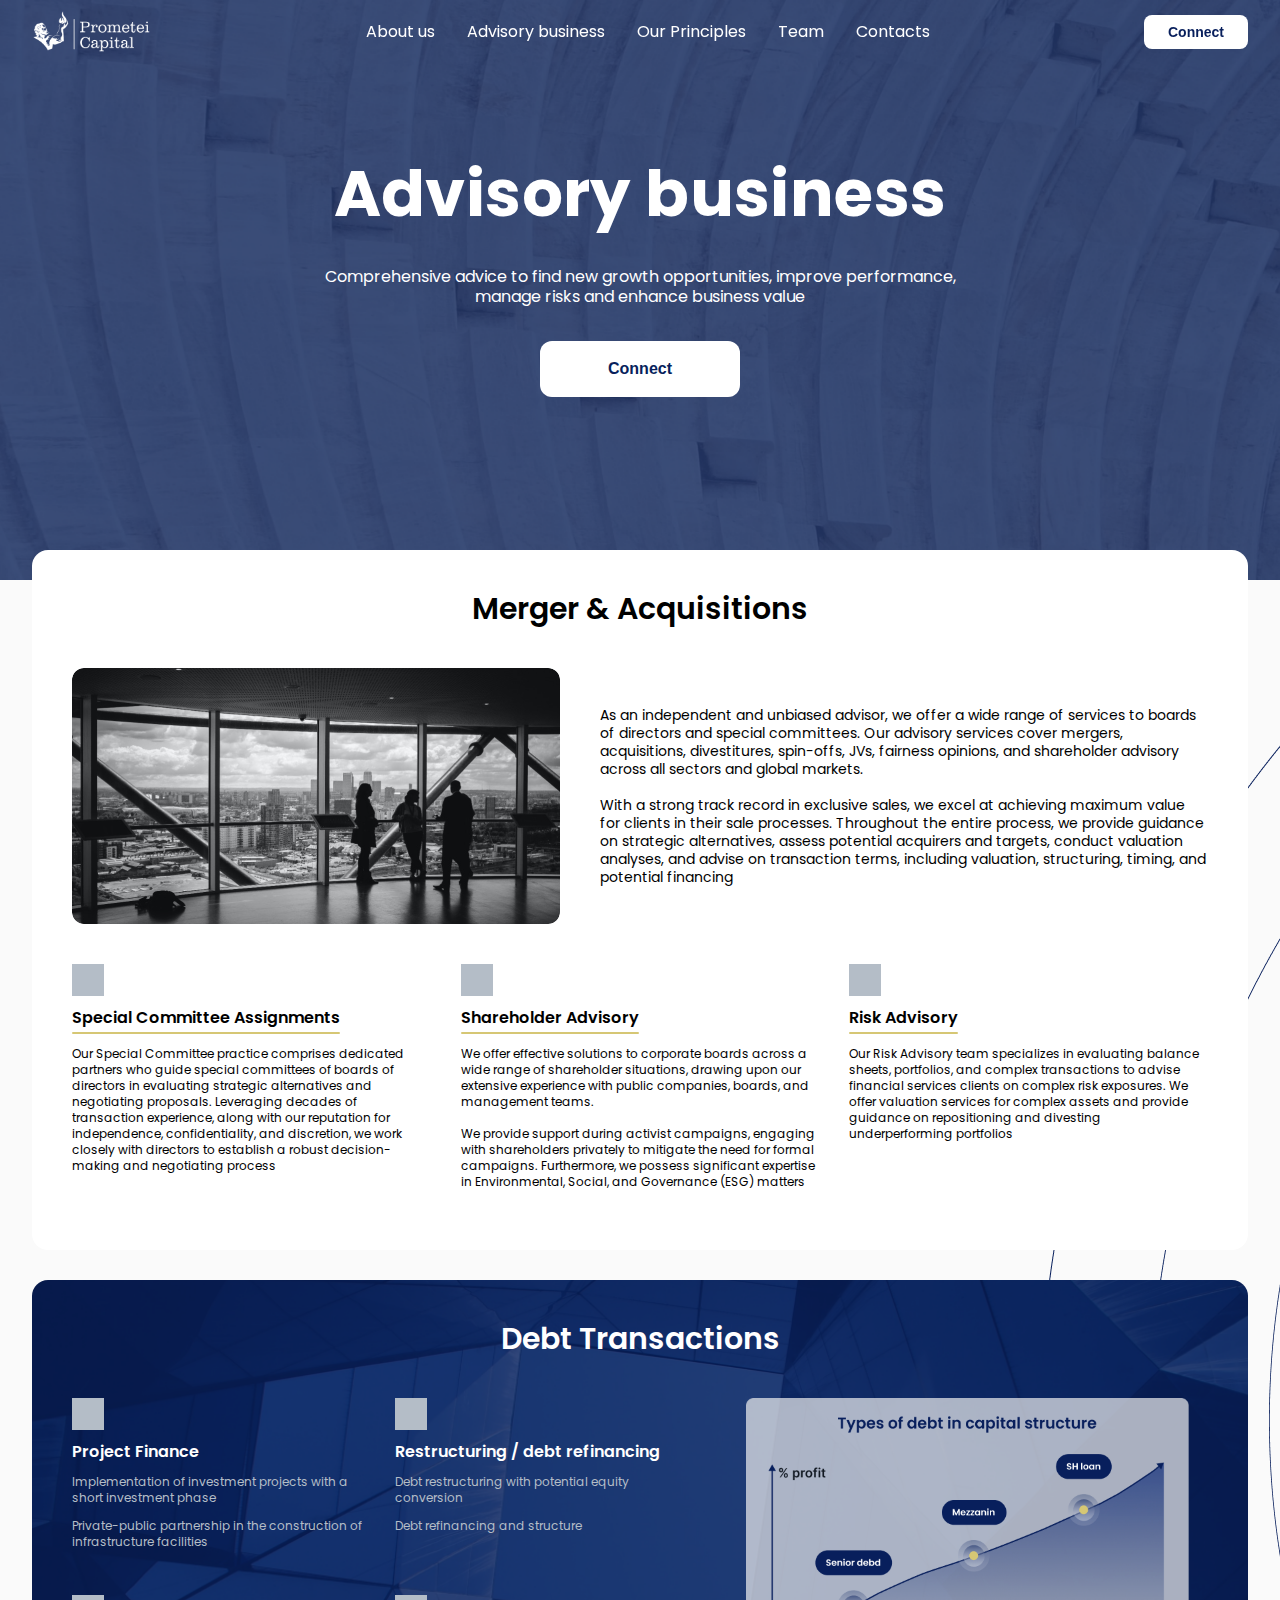
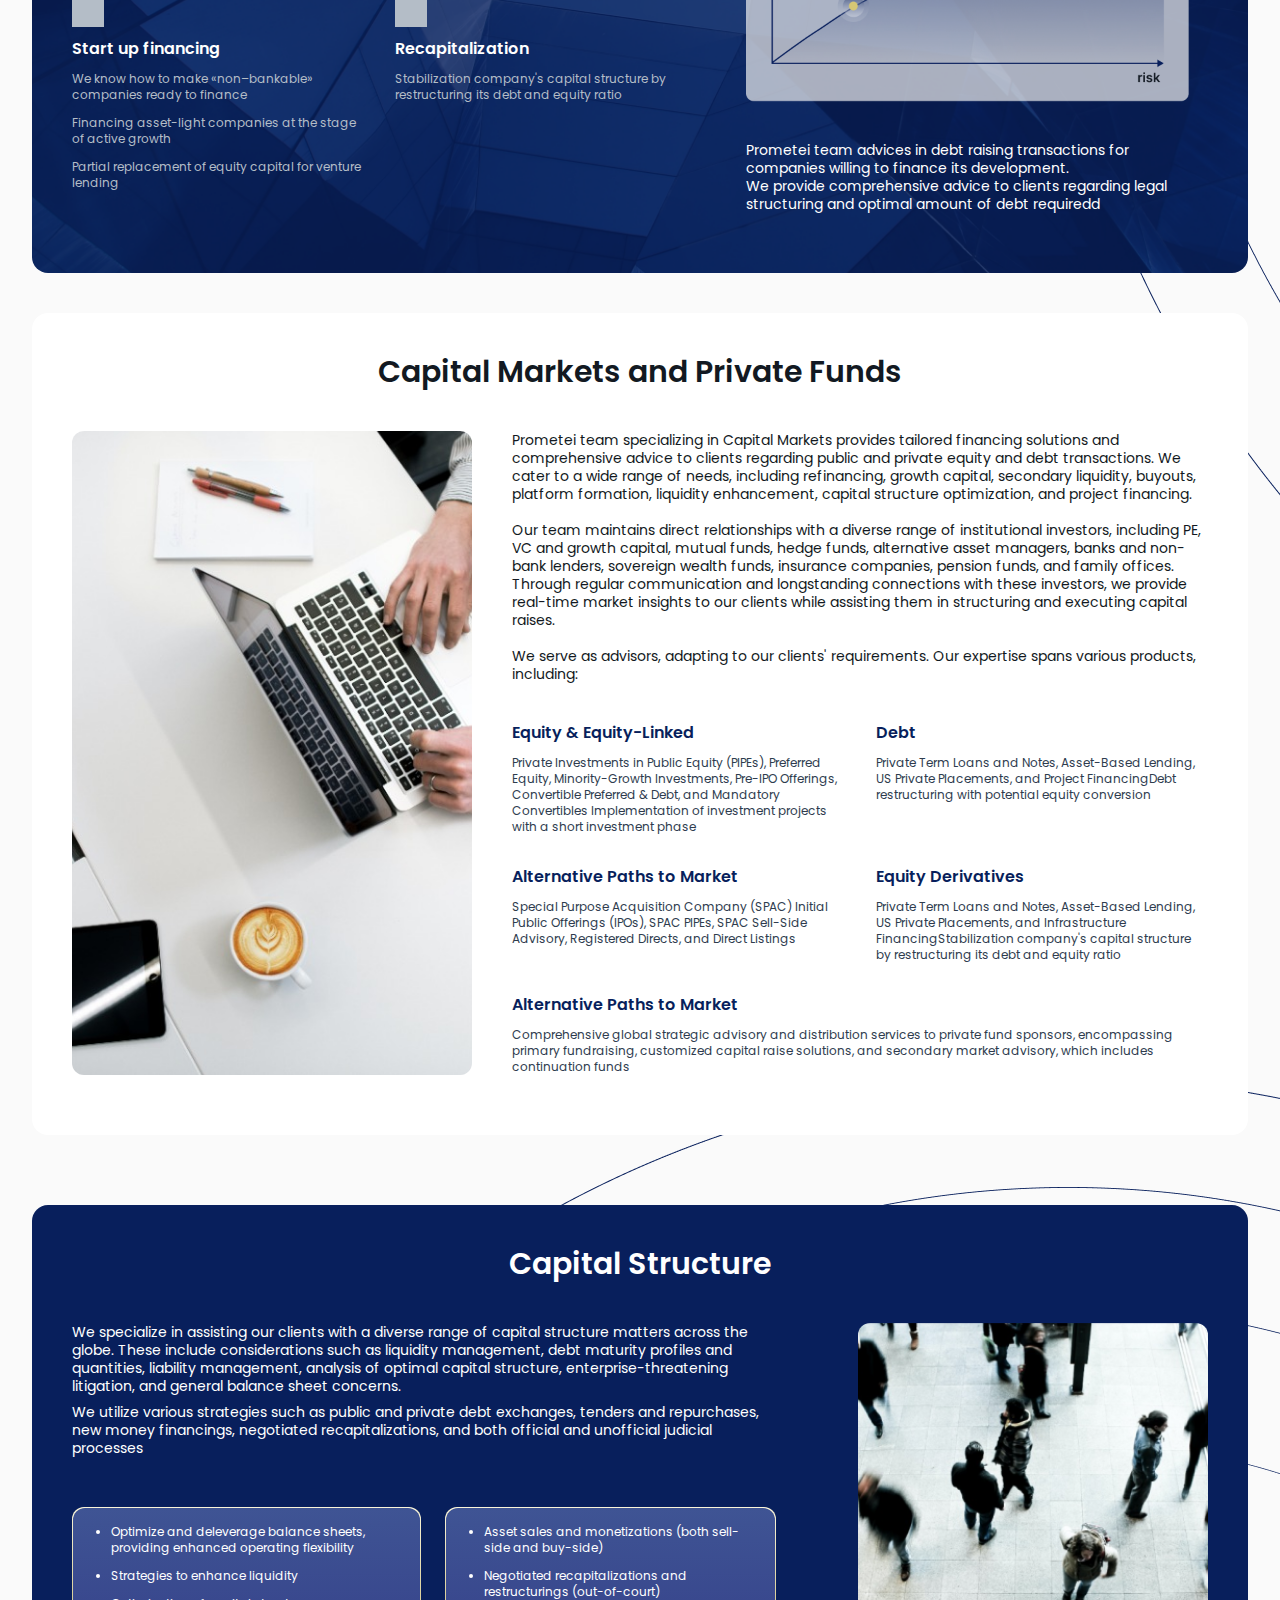
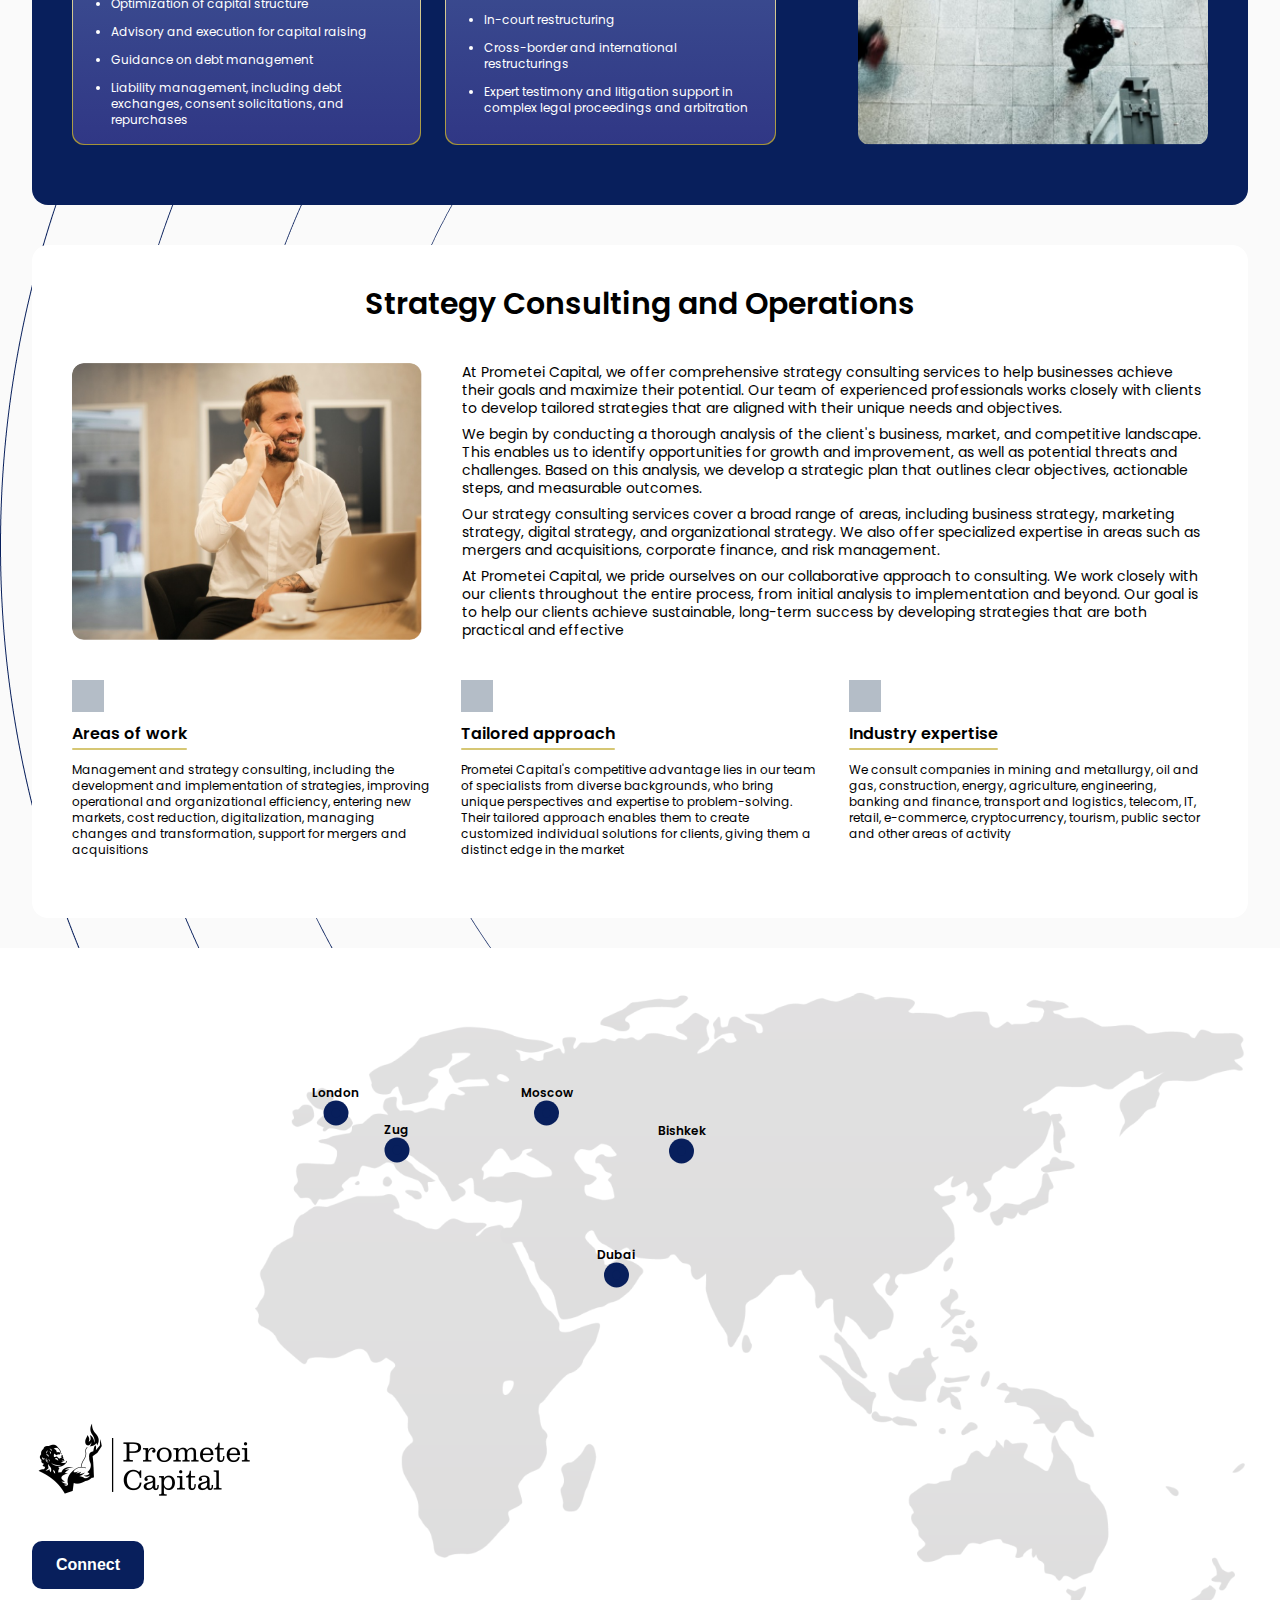
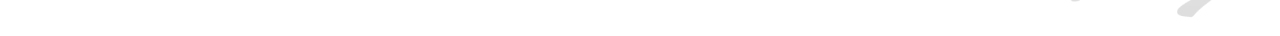
<file: advisory.html>
<!doctype html>
<html lang="ru">
<head>
    <meta charset="UTF-8">
    <meta name="viewport"
          content="width=device-width, user-scalable=no, initial-scale=1.0, maximum-scale=1.0, minimum-scale=1.0">
    <meta http-equiv="X-UA-Compatible" content="ie=edge">
    <title>Prometei capital</title>
    <link rel="stylesheet" href="assets/main.css">
    <link rel="stylesheet" href="assets/advisory.css">
    <link rel="preconnect" href="https://fonts.googleapis.com">
    <link rel="preconnect" href="https://fonts.gstatic.com" crossorigin>
    <link href="https://fonts.googleapis.com/css2?family=Poppins:wght@400;600;700&display=swap" rel="stylesheet">
</head>
<body>
<div class="wrapper">
    <div class="menu_block">
        <div class="menu">
            <img class="menu_logo" src="assets/images/logo.png" alt="logo">
            <div class="menu_items pc_only">
                <a class="menu_item" scrollTo="#about_us">About us</a>
                <a class="menu_item" scrollTo="#advisory">Advisory business</a>
                <a class="menu_item" scrollTo="#principles">Our Principles</a>
                <a class="menu_item" scrollTo="#team">Team</a>
                <a class="menu_item" scrollTo="#connect">Contacts</a>
            </div>
            <a class="pc_only" scrollTo="#connect">
                <button class="button_white button_small">Connect</button>
            </a>
            <div class="mobile_only">
                <img class="mobile_menu_icon" src="assets/images/open_menu.svg" alt="">
            </div>
        </div>
        <div class="mobile_menu mobile_only">
            <div class="menu_items_mobile">
                <a class="menu_item font_head_m" scrollTo="#about_us">About us</a>
                <a class="menu_item font_head_m" scrollTo="#advisory">Advisory business</a>
                <a class="menu_item font_head_m" scrollTo="#principles">Our Principles</a>
                <a class="menu_item font_head_m" scrollTo="#team">Team</a>
                <a class="menu_item font_head_m" scrollTo="#connect">Contacts</a>
                <a scrollTo="#connect">
                    <button class="button_white button_medium">Connect</button>
                </a>
            </div>
        </div>
    </div>

    <header>
        <div class="block">
            <div class="centered">
                <div class="title font_head_xxxl">
                    Advisory business
                </div>

                <div class="title_text font_body_l">
                    Comprehensive advice to find new growth opportunities, improve performance, <br>
                    manage risks and enhance business value
                </div>

                <a scrollTo="#connect">
                    <button
                            class="button_white button_large"
                            style="width: 200px;"
                    >
                        Connect
                    </button>
                </a>
            </div>
        </div>
    </header>

    <section class="block" style="position: relative">
        <div class="white_block merger">
            <div class="merger_title font_head_xl font_bold">
                Merger & Acquisitions
            </div>
            <div class="merger_info">
                <img class="merger_info_img" src="/assets/images/advisory_page/merger.png" alt="">
                <div class="merger_info_text font_body_m">
                    As an independent and unbiased advisor, we offer a wide range of services to boards of directors and special committees. Our advisory services cover mergers, acquisitions, divestitures, spin-offs, JVs, fairness opinions, and shareholder advisory across all sectors and global markets.
                    <br><br>
                    With a strong track record in exclusive sales, we excel at achieving maximum value for clients in their sale processes. Throughout the entire process, we provide guidance on strategic alternatives, assess potential acquirers and targets, conduct valuation analyses, and advise on transaction terms, including valuation, structuring, timing, and potential financing
                </div>
            </div>
            <div class="merger_items">
                <div class="merger_item">
                    <div class="merger_item_rectangle"></div>
                    <div class="merger_item_name font_body_l font_bold">
                        Special Committee Assignments
                        <div class="merger_item_name_separator"></div>
                    </div>
                    <div class="merger_item_text font_caption">
                        Our Special Committee practice comprises dedicated partners who guide special committees of boards of directors in evaluating strategic alternatives and negotiating proposals. Leveraging decades of transaction experience, along with our reputation for independence, confidentiality, and discretion, we work closely with directors to establish a robust decision-making and negotiating process
                    </div>
                </div>
                <div class="merger_item">
                    <div class="merger_item_rectangle"></div>
                    <div class="merger_item_name font_body_l font_bold">
                        Shareholder Advisory
                        <div class="merger_item_name_separator"></div>
                    </div>
                    <div class="merger_item_text font_caption">
                        We offer effective solutions to corporate boards across a wide range of shareholder situations, drawing upon our extensive experience with public companies, boards, and management teams.
                        <br><br>
                        We provide support during activist campaigns, engaging with shareholders privately to mitigate the need for formal campaigns. Furthermore, we possess significant expertise in Environmental, Social, and Governance (ESG) matters
                    </div>
                </div>
                <div class="merger_item">
                    <div class="merger_item_rectangle"></div>
                    <div class="merger_item_name font_body_l font_bold">
                        Risk Advisory
                        <div class="merger_item_name_separator"></div>
                    </div>
                    <div class="merger_item_text font_caption">
                        Our Risk Advisory team specializes in evaluating balance sheets, portfolios, and complex transactions to advise financial services clients on complex risk exposures. We offer valuation services for complex assets and provide guidance on repositioning and divesting underperforming portfolios
                    </div>
                </div>
            </div>
        </div>
    </section>

    <section class="block">
        <div class="white_block debt_transitions">
            <div class="debt_transitions_header">
                Debt Transactions
            </div>
            <div class="debt_transitions_content">
                <div class="debt_transitions_content_items">
                    <div class="debt_transitions_content_item">
                        <div class="debt_transitions_content_item_rectangle"></div>
                        <div class="debt_transitions_content_item_name font_body_l font_bold">
                            Project Finance
                        </div>
                        <div class="debt_transitions_content_item_text font_caption">
                            <p>Implementation of investment projects with a short investment phase</p>
                            <p>Private-public partnership in the construction of infrastructure facilities</p>
                        </div>
                    </div>
                    <div class="debt_transitions_content_item">
                        <div class="debt_transitions_content_item_rectangle"></div>
                        <div class="debt_transitions_content_item_name font_body_l font_bold">
                            Restructuring / debt refinancing
                        </div>
                        <div class="debt_transitions_content_item_text font_caption">
                            <p>Debt restructuring with potential equity conversion</p>
                            <p>Debt refinancing and structure</p>
                        </div>
                    </div>
                    <div class="debt_transitions_content_item">
                        <div class="debt_transitions_content_item_rectangle"></div>
                        <div class="debt_transitions_content_item_name font_body_l font_bold">
                            Start up financing
                        </div>
                        <div class="debt_transitions_content_item_text font_caption">
                            <p>We know how to make «non–bankable» companies ready to finance</p>
                            <p>Financing asset-light companies at the stage of active growth</p>
                            <p>Partial replacement of equity capital for venture lending</p>
                        </div>
                    </div>
                    <div class="debt_transitions_content_item">
                        <div class="debt_transitions_content_item_rectangle"></div>
                        <div class="debt_transitions_content_item_name font_body_l font_bold">
                            Recapitalization
                        </div>
                        <div class="debt_transitions_content_item_text font_caption">
                            <p>Stabilization company's capital structure by restructuring its debt and equity ratio</p>
                        </div>
                    </div>
                </div>
                <div class="debt_transitions_content_chart">
                    <div class="debt_transitions_chart_wrapper">
                        <img class="debt_transitions_chart" src="/assets/images/advisory_page/debt_transitions_chart.png" alt="">
                        <div class="debt_transitions_chart_text font_body_m">
                            Prometei team advices in debt raising transactions for companies willing to finance its development.
                            <br>
                            We provide comprehensive advice to clients regarding legal structuring and optimal amount of debt requiredd
                        </div>
                    </div>
                </div>
            </div>
        </div>

    </section>

    <section class="block">
        <div class="white_block capital_markets">
            <div class="capital_markets_header font_head_xl">
                Capital Markets and Private Funds
            </div>
            <div class="capital_markets_content">
                <div class="capital_markets_img"></div>
                <div class="capital_markets_content_info">
                    <div class="capital_markets_content_info_text font_body_m">
                        Prometei team specializing in Capital Markets provides tailored financing solutions and comprehensive advice to clients regarding public and private equity and debt transactions. We cater to a wide range of needs, including refinancing, growth capital, secondary liquidity, buyouts, platform formation, liquidity enhancement, capital structure optimization, and project financing.
                        <br>
                        <br>
                        Our team maintains direct relationships with a diverse range of institutional investors, including PE, VC and growth capital, mutual funds, hedge funds, alternative asset managers, banks and non-bank lenders, sovereign wealth funds, insurance companies, pension funds, and family offices. Through regular communication and longstanding connections with these investors, we provide real-time market insights to our clients while assisting them in structuring and executing capital raises.
                        <br>
                        <br>
                        We serve as advisors, adapting to our clients' requirements. Our expertise spans various products, including:
                    </div>
                    <div class="capital_markets_content_info_items">
                        <div class="capital_markets_content_info_item">
                            <div class="capital_markets_content_info_item_name font_body_l font_bold">
                                Equity & Equity-Linked
                            </div>
                            <div class="capital_markets_content_info_item_text font_caption">
                                Private Investments in Public Equity (PIPEs), Preferred Equity, Minority-Growth Investments, Pre-IPO Offerings, Convertible Preferred & Debt, and Mandatory Convertibles Implementation of investment projects with a short investment phase
                            </div>
                        </div>
                        <div class="capital_markets_content_info_item">
                            <div class="capital_markets_content_info_item_name font_body_l font_bold">
                                Debt
                            </div>
                            <div class="capital_markets_content_info_item_text font_caption">
                                Private Term Loans and Notes, Asset-Based Lending, US Private Placements, and Project FinancingDebt restructuring with potential equity conversion
                            </div>
                        </div>
                        <div class="capital_markets_content_info_item">
                            <div class="capital_markets_content_info_item_name font_body_l font_bold">
                                Alternative Paths to Market
                            </div>
                            <div class="capital_markets_content_info_item_text font_caption">
                                Special Purpose Acquisition Company (SPAC) Initial Public Offerings (IPOs), SPAC PIPEs, SPAC Sell-Side Advisory, Registered Directs, and Direct Listings
                            </div>
                        </div>
                        <div class="capital_markets_content_info_item">
                            <div class="capital_markets_content_info_item_name font_body_l font_bold">
                                Equity Derivatives
                            </div>
                            <div class="capital_markets_content_info_item_text font_caption">
                                Private Term Loans and Notes, Asset-Based Lending, US Private Placements, and Infrastructure FinancingStabilization company's capital structure by restructuring its debt and equity ratio
                            </div>
                        </div>
                        <div class="capital_markets_content_info_item" style="grid-column-start: 1; grid-column-end: 3;">
                            <div class="capital_markets_content_info_item_name font_body_l font_bold">
                                Alternative Paths to Market
                            </div>
                            <div class="capital_markets_content_info_item_text font_caption">
                                Comprehensive global strategic advisory and distribution services to private fund sponsors, encompassing primary fundraising, customized capital raise solutions, and secondary market advisory, which includes continuation funds
                            </div>
                        </div>
                    </div>
                </div>
            </div>
        </div>
    </section>

    <section class="block">
        <div class="white_block capital_structure">
            <div class="capital_structure_header font_head_xl">
                Capital Structure
            </div>
            <div class="capital_structure_content">
                <div class="capital_structure_info">
                    <div class="capital_structure_info_text font_body_m">
                        <p>We specialize in assisting our clients with a diverse range of capital structure matters across the globe. These include considerations such as liquidity management, debt maturity profiles and quantities, liability management, analysis of optimal capital structure, enterprise-threatening litigation, and general balance sheet concerns.</p>
                        <p>We utilize various strategies such as public and private debt exchanges, tenders and repurchases, new money financings, negotiated recapitalizations, and both official and unofficial judicial processes</p>
                    </div>
                    <div class="capital_structure_info_items">
                        <div class="capital_structure_info_item_wrapper">
                            <div class="capital_structure_info_item font_caption">
                                <ul>
                                    <li>Optimize and deleverage balance sheets, providing enhanced operating flexibility</li>
                                    <li>Strategies to enhance liquidity</li>
                                    <li>Optimization of capital structure</li>
                                    <li>Advisory and execution for capital raising</li>
                                    <li>Guidance on debt management</li>
                                    <li>Liability management, including debt exchanges, consent solicitations, and repurchases</li>
                                </ul>
                            </div>
                        </div>
                        <div class="capital_structure_info_item_wrapper">
                            <div class="capital_structure_info_item font_caption">
                                <ul>
                                    <li>Asset sales and monetizations (both sell-side and buy-side)</li>
                                    <li>Negotiated recapitalizations and restructurings (out-of-court)</li>
                                    <li>In-court restructuring</li>
                                    <li>Cross-border and international restructurings</li>
                                    <li>Expert testimony and litigation support in complex legal proceedings and arbitration</li>
                                </ul>
                            </div>
                        </div>
                    </div>
                </div>
                <div class="capital_structure_img"></div>
            </div>
        </div>
    </section>

    <section class="block" style="position: relative">
        <div class="white_block strategy" style="position: relative">
            <div class="strategy_title font_head_xl font_bold">
                Strategy Consulting and Operations
            </div>
            <div class="strategy_info">
                <img class="strategy_info_img" src="/assets/images/advisory_page/strategy.png" alt="">
                <div class="strategy_info_text font_body_m">
                    <p>At Prometei Capital, we offer comprehensive strategy consulting services to help businesses achieve their goals and maximize their potential. Our team of experienced professionals works closely with clients to develop tailored strategies that are aligned with their unique needs and objectives.</p>
                    <p>We begin by conducting a thorough analysis of the client's business, market, and competitive landscape. This enables us to identify opportunities for growth and improvement, as well as potential threats and challenges. Based on this analysis, we develop a strategic plan that outlines clear objectives, actionable steps, and measurable outcomes.</p>
                    <p>Our strategy consulting services cover a broad range of areas, including business strategy, marketing strategy, digital strategy, and organizational strategy. We also offer specialized expertise in areas such as mergers and acquisitions, corporate finance, and risk management.</p>
                    <p>At Prometei Capital, we pride ourselves on our collaborative approach to consulting. We work closely with our clients throughout the entire process, from initial analysis to implementation and beyond. Our goal is to help our clients achieve sustainable, long-term success by developing strategies that are both practical and effective</p>
                </div>
            </div>
            <div class="strategy_items">
                <div class="strategy_item">
                    <div class="strategy_item_rectangle"></div>
                    <div class="strategy_item_name font_body_l font_bold">
                        Areas of work
                        <div class="strategy_item_name_separator"></div>
                    </div>
                    <div class="strategy_item_text font_caption">
                        Management and strategy consulting, including the development and implementation of strategies, improving operational and organizational efficiency, entering new markets, cost reduction, digitalization, managing changes and transformation, support for mergers and acquisitions
                    </div>
                </div>
                <div class="strategy_item">
                    <div class="strategy_item_rectangle"></div>
                    <div class="strategy_item_name font_body_l font_bold">
                        Tailored approach
                        <div class="strategy_item_name_separator"></div>
                    </div>
                    <div class="strategy_item_text font_caption">
                        Prometei Capital's competitive advantage lies in our team of specialists from diverse backgrounds, who bring unique perspectives and expertise to problem-solving. Their tailored approach enables them to create customized individual solutions for clients, giving them a distinct edge in the market
                    </div>
                </div>
                <div class="strategy_item">
                    <div class="strategy_item_rectangle"></div>
                    <div class="strategy_item_name font_body_l font_bold">
                        Industry expertise
                        <div class="strategy_item_name_separator"></div>
                    </div>
                    <div class="strategy_item_text font_caption">
                        We consult companies in mining and metallurgy, oil and gas, construction, energy, agriculture, engineering, banking and finance, transport and logistics, telecom, IT, retail, e-commerce, cryptocurrency, tourism, public sector and other areas of activity
                    </div>
                </div>
            </div>
        </div>
    </section>

    <footer>
        <div class="block footer_block">
            <div class="footer_contact">
                <img class="footer_logo" src="assets/images/logo_black.png" alt="">
                <a scrollTo="#connect">
                    <button class="button_medium button_primary">Connect</button>
                </a>
            </div>
            <div class="footer_map">
                <img class="footer_map_image" src="assets/images/map/map_bg.png" alt="">
                <div class="footer_map_city_wrapper" style="top: 19.7%; left: 8.15%">
                    <div class="footer_map_city_name font_caption font_bold">
                        London
                    </div>
                    <div class="footer_map_city_dot_wrapper">
                        <div class="footer_map_city_dot">
                        </div>
                        <div class="footer_map_city_dot_animate">
                        </div>
                    </div>
                </div>
                <div class="footer_map_city_wrapper" style="top: 19.7%; left: 29.4%">
                    <div class="footer_map_city_name font_caption font_bold">
                        Moscow
                    </div>
                    <div class="footer_map_city_dot_wrapper">
                        <div class="footer_map_city_dot">
                        </div>
                        <div class="footer_map_city_dot_animate">
                        </div>
                    </div>
                </div>
                <div class="footer_map_city_wrapper" style="top: 25.3%; left: 14.3%">
                    <div class="footer_map_city_name font_caption font_bold">
                        Zug
                    </div>
                    <div class="footer_map_city_dot_wrapper">
                        <div class="footer_map_city_dot">
                        </div>
                        <div class="footer_map_city_dot_animate">
                        </div>
                    </div>
                </div>
                <div class="footer_map_city_wrapper" style="top: 25.5%; left: 43%">
                    <div class="footer_map_city_name font_caption font_bold">
                        Bishkek
                    </div>
                    <div class="footer_map_city_dot_wrapper">
                        <div class="footer_map_city_dot">
                        </div>
                        <div class="footer_map_city_dot_animate">
                        </div>
                    </div>
                </div>
                <div class="footer_map_city_wrapper" style="top: 44.5%; left: 36.4%">
                    <div class="footer_map_city_name font_caption font_bold">
                        Dubai
                    </div>
                    <div class="footer_map_city_dot_wrapper">
                        <div class="footer_map_city_dot">
                        </div>
                        <div class="footer_map_city_dot_animate">
                        </div>
                    </div>
                </div>
            </div>
        </div>
    </footer>
</div>
<script src="https://code.jquery.com/jquery-3.7.0.min.js" integrity="sha256-2Pmvv0kuTBOenSvLm6bvfBSSHrUJ+3A7x6P5Ebd07/g=" crossorigin="anonymous"></script>
<script src="assets/index.js"></script>
</body>
</html>
</file>
<file: assets/main.css>
:root {
    --blue: #081F5C;
    --blue-hover: #081F5C70;
    --gold: #D6C774;
    --gold-hover: #D6C77470;
    --white: #FFFFFF;
    --black: #000000;
    --white-hover: #F0F0F080;
    --text-hover: #2E3C4E;
    --text-primary: #121922;
    --text-secondary: #B4BDC7;
    --text-white-hover: #F0F0F050;
    --bg-grey-white: #FAFAFA;
    --text-text-500: rgba(0, 17, 34, 0.95);
    --status-neutral-50: rgba(97, 131, 162, 0.10);
    --text-text-300: rgba(0, 17, 34, 0.66);
    --modals-bg-color: #2A353F60;
}

@keyframes pulsing {
    0% {
        transform: scale(0.33);
    }
    100% {
        opacity: 0;
    }
}

body {
     margin: 0;
     padding: 0;
     font-family: 'Poppins', sans-serif;
     background-color: var(--bg-grey-white);: ;
     background-image: url("./images/advisory_page/main_bg.png");
 }

textarea:focus, input:focus{
    outline: none;
}

p, h1, h2, h3, h4, h5, h6 {
    margin: 0;
    padding: 0;
}

button {
    border: none;
    font-size: 16px;
    font-weight: 600;
    line-height: 20px;
    cursor: pointer;
    transition: background-color .3s cubic-bezier(0.4, 0, 0.2, 1);
}

.button_large {
    padding: 18px 24px;
    border-radius: 12px;
}

.button_medium {
    padding: 14px 24px;
    border-radius: 10px;
}

.button_small {
    padding: 8px 24px;
    border-radius: 8px;
    font-size: 14px;
    font-style: normal;
    font-weight: 600;
    line-height: 18px;
}

.button_primary {
    background-color: var(--blue);
    color: var(--white);
}

.button_primary:hover {
    background-color: var(--blue-hover);
    color: var(--white);
}

.button_white {
    background-color: var(--white);
    color: var(--blue);
}

.button_white:hover {
    background-color: var(--white-hover);
    color: var(--blue);
}

.button_gold {
    background-color: var(--gold);
    color: var(--white);
}

.button_gold:hover {
    background-color: var(--gold-hover);
    color: var(--white);
}

.font_head_xxxl {
    font-size: 64px;
    font-style: normal;
    font-weight: 700;
    line-height: 79px;
    letter-spacing: 0.4px;
}

.font_head_xxl {
    font-size: 38px;
    font-style: normal;
    font-weight: 700;
    line-height: 46px;
    letter-spacing: 0.4px;
}

.font_head_xl {
    font-size: 30px;
    font-style: normal;
    font-weight: 600;
    line-height: 38px;
}

.font_head_l {
    font-size: 24px;
    font-style: normal;
    font-weight: 600;
    line-height: 30px;
}

.font_head_m {
    font-size: 20px;
    font-style: normal;
    font-weight: 600;
    line-height: 26px;
}

.font_body_xl {
    font-size: 20px;
    font-style: normal;
    font-weight: 400;
    line-height: 28px;
}

.font_body_l {
    font-size: 16px;
    font-style: normal;
    font-weight: 400;
    line-height: 20px;
}

.font_body_m {
    font-size: 14px;
    font-style: normal;
    font-weight: 400;
    line-height: 18px;
}

.font_caption {
    font-size: 12px;
    font-style: normal;
    font-weight: 400;
    line-height: 16px;
}

.font_bold {
    font-weight: 600;
}

.mobile_only {
    display: none;
}

.menu {
    height: 64px;
    display: flex;
    width: 100%;
    justify-content: space-between;
    align-items: center;
    max-width: 1216px;
    z-index: 10;
}

.menu_logo {
    width: 120px;
}

.menu_block {
    position: fixed;
    width: 100%;
    display: flex;
    justify-content: center;
    z-index: 10;

    transition: background-color .5s cubic-bezier(0.4, 0, 0.2, 1);
}

.menu_items {
    display: flex;
    gap: 32px
}

.menu_item {
    transition: color .5s cubic-bezier(0.4, 0, 0.2, 1);
    cursor: pointer;;
    color: var(--white);
    font-size: 16px;
    line-height: 20px;
    text-decoration: none;
}

.menu_item_active {
    color: var(--gold);
}

.menu_item:hover {
    color: var(--white-hover);
}

.menu_item:active {
    color: var(--gold);
}

.block {
    max-width: 1216px;
    margin: auto;
}

.centered {
    height: 100%;
    display: flex;
    justify-content: center;
    align-items: center;
    flex-direction: column;
}

footer {
    background-color: var(--white);
}

.footer_block {
    background-color: transparent;
    display: flex;
    padding: 29px 20px 7px;
}

.footer_contact {
    display: flex;
    flex-direction: column;
    justify-content: flex-end;
    margin-bottom: 40px;
}

.footer_logo {
    width: 223px;
    height: 80px;
    margin-bottom: 40px;
}

.footer_map {
    position: relative;
}

.footer_map_image {
    display: block;
    width: 100%;
    height: 100%;
}

.footer_map_city_wrapper {
    position: absolute;
    transform: translateY(-50%) translateX(-50%);
    display: flex;
    align-items: center;
    flex-direction: column;
    width: fit-content;
}

.footer_map_city_name {
    color: var(--black)
}

.footer_map_city_dot_wrapper {
    position: relative;
    width: 25px;
    height: 25px;
}

.footer_map_city_dot {
    position: absolute;
    top: 8px;
    left: 8px;
    width: 9px;
    height: 9px;
    background-color: var(--blue);
    border-radius: 50%;
}

.footer_map_city_dot_animate {
    width: 25px;
    height: 25px;
    background-color: var(--blue);
    border-radius: 50%;

    animation: pulsing 1s infinite running;
}

@media (min-width: 866px) {
    .mobile_only {
        display: none !important;
    }
}

@media (max-width: 865px) {
    body {
        background-image: none;
    }

    button {
        width: 100% !important;
    }

    .pc_only {
        display: none !important;
    }

    .mobile_only {
        display: inherit;
    }

    .menu {
        padding: 0 16px;
    }

    .mobile_menu {
        position: fixed;
        top: 0;
        bottom: 0;
        left: 0;
        right: 0;
        background: var(--blue);
        z-index: 2;
        transform: translateX(100%);
        padding: 92px 16px 16px;
        transition: all .3s cubic-bezier(0.4, 0, 0.2, 1);
    }

    .mobile_menu.open {
        transform: translateX(0);
    }

    .menu_items_mobile {
        display: flex;
        flex-direction: column;
        gap: 24px;
        width: 100%;
    }
    .footer_block {
        flex-direction: column-reverse;
        margin-top: -88px;
        background-color: var(--bg-grey-white);
        overflow: hidden;
    }

    .footer_map {
        margin-top: -40px;
        margin-left: -30px;
        width: 170%;
    }
}
</file>
<file: assets/advisory.css>
header {
    background-color: #1E3569;
    color: var(--white);
    min-height: 580px;
    background-image: url("./images/advisory_page/header_bg.png");
    background-repeat: no-repeat;
    background-size: cover;
    background-position: center;
}

header .block .title {
    text-align: center;
    margin-top: 154px;
    margin-bottom: 34px;
}

header .block .title_text {
    text-align: center;
    margin-bottom: 34px;
}

.white_block {
    padding: 40px 40px 60px;
    border-radius: 16px;
    background-color: var(--white);
}

.merger {
    position: inherit;
    top: -30px;
    left: 0;
    right: 0;
    display: flex;
    flex-direction: column;
    gap: 40px;
}

.merger_info {
    display: flex;
    justify-content: space-between;
    align-items: center;
    gap: 40px;
}

.merger_title {
    text-align: center;
}

.merger_info_img {
    border-radius: 12px;
    width: 488px;
}

.merger_items {
    display: grid;
    grid-template-columns: repeat(3, minmax(300px, 1fr));
    grid-column-gap: 30px;
    overflow: auto;
}

.merger_item {
    display: flex;
    flex-direction: column;
    gap: 12px;
}

.merger_item_rectangle {
    width: 32px;
    height: 32px;
    background-color: var(--text-secondary);
}

.merger_item_name {
    width: fit-content;
}

.merger_item_name_separator {
    margin-top: 4px;
    height: 2px;
    width: 100%;
    border-radius: 4px;
    background-color: var(--gold);
}

.debt_transitions {
    background: no-repeat url("./images/advisory_page/debt_transitions_bg.png") center center;
    background-size: cover;
    margin-bottom: 40px;
}

.debt_transitions_header {
    color: var(--white);
    text-align: center;
    font-size: 30px;
    font-weight: 600;
    line-height: 38px;
    margin-bottom: 40px;
}

.debt_transitions_content {
    display: flex;
    gap: 61px;
}

.debt_transitions_content_items {
    display: grid;
    grid-template-columns: repeat(2, minmax(0, 1fr));
    grid-column-gap: 32px;
    grid-row-gap: 24px;
}

.debt_transitions_content_item {
    display: flex;
    flex-direction: column;
    gap: 12px;
}

.debt_transitions_content_item_rectangle {
    width: 32px;
    height: 32px;
    background-color: var(--text-secondary);
}

.debt_transitions_content_item_name {
    color: var(--white);
}

.debt_transitions_content_item_text {
    display: flex;
    color: var(--text-secondary);
    flex-direction: column;
    gap: 12px;
}


.debt_transitions_chart {
    width: 443px;
    margin-bottom: 32px;
}

.debt_transitions_chart_text {
    color: var(--white);
}

.capital_markets {
    display: flex;
    flex-direction: column;
    gap: 40px;
    padding: 40px 40px 60px;
    margin-bottom: 70px;
}

.capital_markets_header {
    color: var(--text-primary);
    text-align: center;
}

.capital_markets_content {
    display: flex;
    gap: 40px;
}

.capital_markets_img {
    background: no-repeat url("./images/advisory_page/capital_markets.jpg") center center;
    background-size: cover;
    border-radius: 12px;
    min-width: 400px;
}

.capital_markets_content_info {
    display: flex;
    flex-direction: column;
    gap: 40px;
}

.capital_markets_content_info_text {
    color: var(--text-primary);
}

.capital_markets_content_info_items {
    display: grid;
    grid-template-columns: repeat(2, minmax(0, 1fr));
    grid-column-gap: 32px;
    grid-row-gap: 32px;
}

.capital_markets_content_info_item {
    display: flex;
    flex-direction: column;
    gap: 12px;
}

.capital_markets_content_info_item_name {
    color: var(--blue);
}

.capital_markets_content_info_item_text {
    color: var(--text-hover);
}

.capital_structure {
    display: flex;
    flex-direction: column;
    gap: 40px;
    align-items: center;
    background: var(--blue);
    margin-bottom: 70px;
}

.capital_structure_header {
    color: var(--white);
    text-align: center;
}

.capital_structure_content {
    width: 100%;
    display: flex;
    gap: 82px;
}

.capital_structure_info {
    display: flex;
    flex-direction: column;
    gap: 50px;
}

.capital_structure_info_text {
    color: var(--white);
    display: flex;
    flex-direction: column;
    gap: 8px;
}

.capital_structure_info_items {
    display: flex;
    gap: 24px;
}

.capital_structure_info_item_wrapper {
    border-radius: 12px;
    background: linear-gradient(180deg, #FAF5D9, #A49337);
    display: flex;
}

.capital_structure_info_item {
    display: flex;
    padding: 16px;
    flex-direction: column;
    margin: 1px;
    gap: 12px;
    border-radius: 12px;
    background: linear-gradient(180deg, #3F5494 0%, #303785 100%);
    color: var(--white);
}

.capital_structure_info_item ul {
    margin: 0;
    display: flex;
    flex-direction: column;
    gap: 12px;
    padding-inline-start: 22px;
}

.capital_structure_img {
    border-radius: 12px;
    background-image: url("./images/advisory_page/capital_structure.png");
    background-size: cover;
    background-position: center center;
    min-width: 350px;
}

.strategy {
    position: inherit;
    top: -30px;
    left: 0;
    right: 0;
    display: flex;
    flex-direction: column;
    gap: 40px;
}

.strategy_info {
    display: flex;
    justify-content: space-between;
    align-items: center;
    gap: 40px;
}

.strategy_title {
    text-align: center;
}

.strategy_info_img {
    border-radius: 12px;
    width: 350px;
}

.strategy_info_text {
    display: flex;
    flex-direction: column;
    gap: 8px;
}

.strategy_items {
    display: grid;
    grid-template-columns: repeat(3, minmax(300px, 1fr));
    grid-column-gap: 30px;
    overflow: auto;
}

.strategy_item {
    display: flex;
    flex-direction: column;
    gap: 12px;
}

.strategy_item_rectangle {
    width: 32px;
    height: 32px;
    background-color: var(--text-secondary);
}

.strategy_item_name {
    width: fit-content;
}

.strategy_item_name_separator {
    margin-top: 4px;
    height: 2px;
    width: 100%;
    border-radius: 4px;
    background-color: var(--gold);
}

@media (max-width: 865px) {
    header {
        padding: 0 16px;
    }

    header .centered a {
        width: 100%;
    }

    header .block .title {
        font-size: 30px;
        font-style: normal;
        font-weight: 600;
        line-height: 38px;
        margin-bottom: 20px;
    }

    header .block .title_text {
        font-size: 12px;
        font-style: normal;
        font-weight: 400;
        line-height: 16px;
        margin-bottom: 32px;
    }

    .merger_title {
        font-size: 24px;
        font-style: normal;
        font-weight: 600;
        line-height: 30px;
    }

    .merger_info {
        flex-direction: column;
    }

    .merger_info_img {
        width: 100%;
    }

    .merger_info_text {
        font-size: 14px;
        font-style: normal;
        font-weight: 400;
        line-height: 18px;
    }

    .merger_items {
        overflow: auto;
    }

    .merger_item_name {
        font-size: 16px;
        font-style: normal;
        font-weight: 600;
        line-height: 20px;
    }

    .debt_transitions_content {
        flex-direction: column-reverse;
        gap: 40px;
    }

    .debt_transitions_header {
        font-size: 24px;
        font-style: normal;
        font-weight: 600;
        line-height: 30px;
    }

    .debt_transitions_chart {
        width: 100%;
    }

    .debt_transitions_content_items {
        display: flex;
        gap: 20px;
        overflow: auto;
    }

    .debt_transitions_content_item {
        min-width: 270px;
    }

    .capital_markets_content {
        flex-direction: column;
    }

    .capital_markets_img {
        height: 200px;
        min-width: 0;
    }

    .capital_markets_content_info_items {
        display: flex;
        gap: 20px;
        overflow: auto;
    }

    .capital_markets_content_info_item {
        min-width: 270px;
    }

    .capital_structure_content {
        flex-direction: column-reverse;
        gap: 24px;
    }

    .capital_structure_img {
        min-width: 0;
        height: 200px;
    }

    .capital_structure_info_items {
        overflow: auto;
    }

    .capital_structure_info_item_wrapper {
        min-width: 270px
    }

    .strategy_title {
        font-size: 24px;
        font-style: normal;
        font-weight: 600;
        line-height: 30px;
    }

    .strategy_info {
        flex-direction: column;
    }

    .strategy_info_img {
        width: 100%;
    }

    .strategy_info_text {
        font-size: 14px;
        font-style: normal;
        font-weight: 400;
        line-height: 18px;
    }

    .strategy_items {
        overflow: auto;
    }

    .strategy_item_name {
        font-size: 16px;
        font-style: normal;
        font-weight: 600;
        line-height: 20px;
    }
}
</file>
